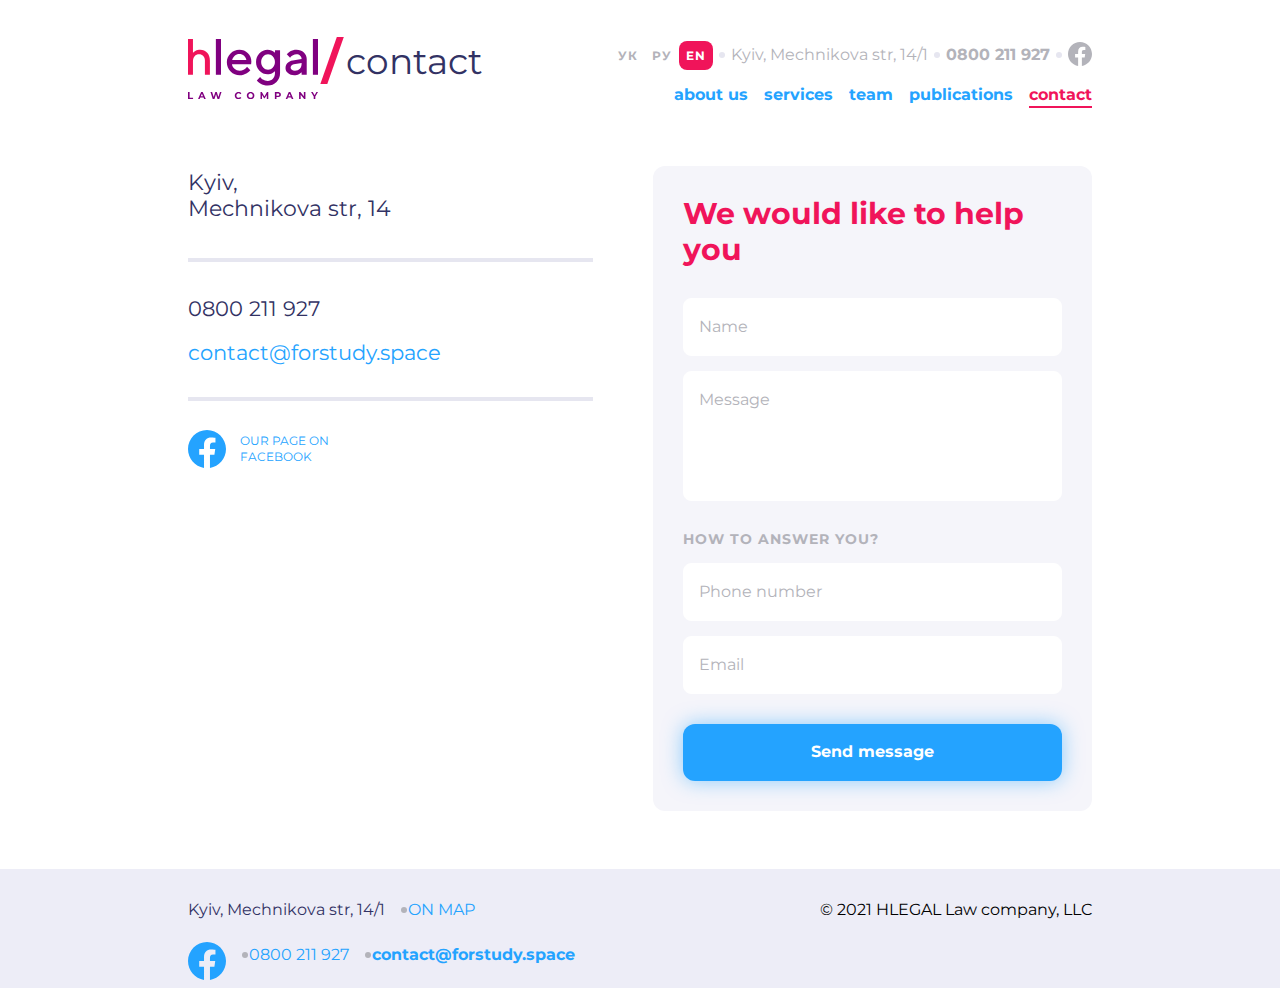
<file: pages/contacts.html>
<!DOCTYPE html>
<html lang="en">
<head>
    <meta charset="UTF-8">
    <meta name="viewport" content="width=device-width, user-scalable=1.0, initial-scale=1.0, minimum-scale=1.0">
    <meta http-equiv="X-UA-Compatible" content="ie=edge">
    <link  href="../styles/contact.css" rel="stylesheet">
    <title>Contact</title>
</head>
<body>
    <header>
        <div class="mobile-block1">
            <div class="mobile-block2">
                <div class="custom-li1"><button class="lang-btn1">УК</button></div>
                <div class="custom-li1"><button class="lang-btn1">РУ</button></div>
                <div class="custom-li1"><button class="lang-btn1 active">EN</button></div>
            </div>
            <div class="telnumber"><a href="tel:0800 211 927">0800 211 927</a></div>
        </div>
        <div class="container">
            <div class="mobile-burger">                
                    <a href="./index.html" class="logo">
                        <svg width="130" height="60">
                            <use xlink:href="../sprite.svg#logo-color"/>
                        </svg>
                    </a>
                <input class="checkbox" type="checkbox" name="" id="" />
                <div class="hamburger-lines">
                    <span class="line line1"></span>
                    <span class="line line2"></span>
                    <span class="line line3"></span>
                </div>
                <nav class="navbar">
                 <div class="navbar__white">
                    <button class="navbar__btn"><a href="../pages/aboutus.html">about us</a></button>
                    <button class="navbar__btn"><a href="../index.html">services</a></button>
                    <button class="navbar__btn">team</button>
                    <button class="navbar__btn active">publications</button>
                    <button class="navbar__btn"><a href="../pages/contacts.html">contact</a></button>
                 </div>
                </nav>
            </div>   
            <div class="header-content desktop">
                <div>
                <a href="./index.html" class="logo">
                    <svg width="130" height="60">
                        <use xlink:href="../sprite.svg#logo-color" />
                    </svg>
                </a>       
                </div>
                <div class="header-content__right">
                    <ul class="header-content__links">
                        <li class="custom-li"><button class="lang-btn">УК</button></li>
                        <li class="custom-li"><button class="lang-btn">РУ</button></li>
                        <li class="custom-li"><button class="lang-btn active">EN</button></li>
                        <li><a href="#">Kyiv, Mechnikova str, 14/1</a></li>
                        <li class="telnumber"><a href="tel:0800 211 927">0800 211 927</a></li>
                        <li> <a href="#" style="line-height: 1;"><svg width="24" height="24">
                            <use xlink:href="./sprite.svg#facebook" />
                        </svg></a></li>
                    </ul>
                    <nav>
                        <ul class="header-content__links bottoms">
                            <li class="custom-li"><a href="../pages/aboutus.html">about us</a></li>
                            <li class="custom-li"><a href="../index.html">services</a></li>
                            <li class="custom-li"><a href="#team">team</a></li>
                            <li class="custom-li"><a href="#publications">publications</a></li>
                            <li class="custom-li active"><a href="../pages/contacts.html">contact</a></li>
                        </ul>
                    </nav>
                </div>
            </div>
        </div>
    </header>
    
    <section>
        <div class="container">
            <div class="contact-block">

                <div class="lc">
                    <h3>Kyiv,</h3>
                    <h3>Mechnikova str, 14</h3>
                    <div class="lc__slash1"></div>
                    <div class="telnumber">
                        <a href="tel:+380800211927">0800 211 927</a>
                    </div>
                    <div class="mailaddres">
                        <a href="mailto:contact@forstudy.space">contact@forstudy.space</a>
                    </div>
                    <div class="lc__slash2"></div>
                    <div class="logo_our_page">     
                        <a href="#" style="line-height: 1;" class="facebook_our_page"><svg width="38" height="38">
                            <use xlink:href="../sprite.svg#facebook__footer__logo" />
                        </svg></a>                                     
                    </div>
                </div>

                <form class="contact-form" action="#">
                    <h1>We would like to help you</h1>
                    <input class="input" placeholder="Name" name="name" required type="text" maxlength="36" id="test">
                    <textarea class="input" placeholder="Message" name="message" maxlength="400"></textarea>
                    <h3 class="caps">How to answer you?</h3>
                    <input class="input" name="phone" placeholder="Phone number" type="tel" maxlength="16">
                    <input class="input" name="email" placeholder="Email" maxlength="60" type="email"
                        pattern="[a-z0-9._%+-]+@[a-z0-9.-]+\.[a-z]{2,4}$">
                    <button class="primary" type="submit" aria-label="Send request">Send message</button>                    
                </form>               
            </div>
            <div class="result"></div>

            <script>
                document.addEventListener("submit", formSubmit);
                
                function formSubmit(event) {
                  event.preventDefault()
                  console.log(event, 'event')
                  const name = event.target[0].value;
                  const message = event.target[1].value;
                  const phone = event.target[2].value;
                  const email = event.target[3].value;
                  const result = document.querySelector('.result')
                  result.innerHTML = Your name:${name},<br/> Your message:${message},  <br/> your phone:${phone}, <br/> your email : ${email}
                  result.style.display = 'block'
                }                
              </script>
        </div>
    </section>

    <footer class="footer">
        <div class="container">          
            <div class="footer__credits-inner">
                <div class="footer__credits-block">
                    <ul class="footer__credits--one">
                        <li><a class="addres" href="#">Kyiv, Mechnikova str, 14/1</a></li>
                        <li><a class="map" href="#">ON MAP</a></li>
                    </ul>
                    <ul class="footer__credits--one">
                        <li> <a href="#" style="line-height: 1;"><svg width="38" height="38">
                            <use xlink:href="../sprite.svg#facebook__footer__logo" />
                        </svg></a></li>
                        <li class="footert__telnumber"><a href="tel:0800 211 927">0800 211 927</a></li>
                        <li class="footert__emailaddress"><a href="mailto:contact@forstudy.space">contact@forstudy.space</a></li>
                    </ul>
                </div>
                <div class="footer__credits--one">
                    <p class="footer__credits-text">© 2021 HLEGAL Law company, LLC</p>
                </div>
            </div>
        </div>
    </footer>

</body>
</file>
<file: styles/contact.css>
@charset "UTF-8";
@import url("https://fonts.googleapis.com/css2?family=Montserrat:wght@100..900&display=swap");
* {
  margin: 0;
  padding: 0;
  box-sizing: border-box;
  color: inherit;
  font: inherit;
  outline: none;
  border: none;
  text-decoration: none;
}

html {
  scroll-behavior: smooth;
}

body {
  font-size: 16px;
  font-family: "Montserrat", sans-serif;
  line-height: 1.625;
  background: rgb(255, 255, 255);
}

.container {
  padding: 0 30px;
  margin: 0 auto;
}
@media (max-width: 433px) {
  .container {
    padding: 0 15px;
  }
}
.container.no-padding {
  padding: 0;
}

h1,
h2,
h3,
h4,
h5 {
  font-weight: 700;
  line-height: 1.2;
}

a {
  color: rgb(36, 163, 255);
  transition: all 0.3s;
}
a svg {
  transition: all 0.3s;
}
a:hover, a:hover svg {
  color: rgb(240, 20, 90);
}

.gradient-title {
  background: linear-gradient(rgb(240, 20, 90), rgb(239, 128, 128));
  -webkit-background-clip: text;
  -webkit-text-fill-color: transparent;
  -moz-background-clip: text;
  -moz-text-fill-color: transparent;
}

h1 {
  font-size: 38px;
}
@media (max-width: 433px) {
  h1 {
    font-size: 30px;
  }
}

h2 {
  font-size: 38px;
}
@media (max-width: 433px) {
  h2 {
    font-size: 20px;
  }
}

h3 {
  font-size: 22px;
}
h3.caps {
  font-size: 14px;
  letter-spacing: 1px;
  text-transform: uppercase;
}

h4 {
  font-size: 16px;
}

textarea {
  resize: none;
  height: 130px;
}

input,
textarea {
  display: flex;
  padding: 15px;
  width: 100%;
  font-weight: 400;
  background: rgb(255, 255, 255);
  border-radius: 8px;
  border: 1px solid rgb(255, 255, 255);
  transition: all 0.3s ease;
}
input::-moz-placeholder, textarea::-moz-placeholder {
  color: rgb(179, 179, 186);
  font-weight: 400;
}
input::placeholder,
textarea::placeholder {
  color: rgb(179, 179, 186);
  font-weight: 400;
}
input:focus,
textarea:focus {
  border: 1px solid rgb(36, 163, 255);
}
input:disabled,
textarea:disabled {
  background: rgb(237, 237, 247);
  color: rgb(179, 179, 186);
  border: 1px solid rgb(237, 237, 247);
}

.lang-btn {
  cursor: pointer;
  font-size: 12px;
  font-weight: 700;
  padding: 5px 7px;
  background: transparent;
  color: rgb(255, 255, 255);
  border-radius: 8px;
  letter-spacing: 1px;
  text-transform: uppercase;
  transition: all 0.3s;
}
.lang-btn.active {
  background: rgb(240, 20, 90);
  color: rgb(255, 255, 255);
}
.lang-btn:hover:not(.active) {
  background: rgba(237, 237, 247, 0.2);
}

button:not(.lang-btn) {
  padding: 18px 30px;
  border-radius: 12px;
  font-weight: 700;
  cursor: pointer;
  transition: all 0.3s ease;
  line-height: 1.3;
}
button:not(.lang-btn).primary {
  color: rgb(255, 255, 255);
  background: rgb(36, 163, 255);
  box-shadow: 0 0 20px rgba(36, 163, 255, 0.5);
}
button:not(.lang-btn).primary:hover {
  background: rgb(0, 133, 255);
}
button:not(.lang-btn).primary:active, button:not(.lang-btn).primary:focus {
  background: rgb(0, 108, 207);
}

@media screen and (min-width: 768px) {
  h1 {
    font-size: 38px;
  }
  h2 {
    font-size: 30px;
  }
  /*
    .container {
      max-width: calc(648px + 60px); для того что лого хедера было ближе к краю
    }*/
}
@media screen and (min-width: 1024px) {
  .container {
    max-width: 964px;
  }
}
@media screen and (min-width: 1400px) {
  .container {
    max-width: 1380px;
  }
}
@media screen and (min-width: 1800px) {
  .container {
    max-width: 1660px;
  }
}
@media (min-width: 1025px) {
  .desktop {
    display: flex;
  }
  .mobile-burger {
    display: none;
  }
  .mobile-block1 {
    display: none;
  }
}
@media (max-width: 1024px) {
  .desktop {
    display: none;
  }
  .mobile-burger {
    display: block;
    padding: 18px 0 24px;
  }
}
@media (max-width: 1024px) and (max-width: 433px) {
  .mobile-burger {
    padding: 0px 0 0px;
  }
}
@media (max-width: 1024px) {
  .mobile-burger .checkbox {
    position: absolute;
    display: block;
    height: 32px;
    width: 32px;
    top: 75px;
    right: 20px;
    z-index: 5;
    opacity: 0;
    cursor: pointer;
  }
}
@media (max-width: 1024px) and (max-width: 433px) {
  .mobile-burger .checkbox {
    top: 63px;
  }
}
@media (max-width: 1024px) {
  .mobile-burger .hamburger-lines {
    display: block;
    height: 26px;
    width: 32px;
    position: absolute;
    top: 75px;
    right: 20px;
    z-index: 2;
    display: flex;
    flex-direction: column;
    justify-content: space-between;
  }
}
@media (max-width: 1024px) and (max-width: 433px) {
  .mobile-burger .hamburger-lines {
    height: 18px;
    width: 21px;
    top: 66px;
    right: 22px;
  }
}
@media (max-width: 1024px) {
  .mobile-burger .hamburger-lines .line {
    display: block;
    height: 4px;
    width: 100%;
    border-radius: 10px;
    background: #0e2431;
  }
  .mobile-burger .hamburger-lines .line1 {
    transform-origin: 0% 0%;
    transition: transform 0.4s ease-in-out;
  }
  .mobile-burger .hamburger-lines .line2 {
    transition: transform 0.2s ease-in-out;
  }
  .mobile-burger .hamburger-lines .line3 {
    transform-origin: 0% 100%;
    transition: transform 0.4s ease-in-out;
  }
  .navbar {
    position: absolute;
    left: 0;
    top: 0;
    padding: 120px 8px 0 8px;
    background: rgb(50, 50, 100);
    color: #fff;
    height: 100vh;
    width: 100%;
    transform: translate(-150%);
    display: flex;
    flex-direction: column;
    justify-content: flex-end;
    transition: transform 0.5s ease-in-out;
    text-align: center;
    gap: 32px;
    font-size: 28px;
  }
  .navbar__white {
    max-width: 100%;
    padding: 64px 12px 12px;
    background: rgb(255, 255, 255);
    gap: 15px;
    display: flex;
    justify-content: flex-end;
    flex-direction: column;
    border-top-left-radius: 12px;
    border-top-right-radius: 12px;
  }
  .navbar__btn {
    max-width: 100%;
    height: auto;
    cursor: pointer;
    font-size: 24px;
    font-weight: 700;
    padding: 7px 112px;
    background: rgb(237, 237, 247);
    color: rgb(0, 108, 207);
    border-radius: 12px;
    letter-spacing: 1px;
    transition: all 0.3s;
  }
  .navbar__btn.active {
    color: rgb(240, 20, 90);
  }
  .navbar__btn:hover:not(.active) {
    background: rgba(237, 237, 247, 0.2);
    color: rgb(0, 108, 207);
  }
  .mobile-burger input[type=checkbox]:checked ~ .navbar {
    transform: translateX(0);
  }
  .mobile-burger input[type=checkbox]:checked ~ .hamburger-lines .line {
    background: red;
  }
  .mobile-burger input[type=checkbox]:checked ~ .hamburger-lines .line1 {
    transform: rotate(45deg);
  }
  .mobile-burger input[type=checkbox]:checked ~ .hamburger-lines .line2 {
    transform: scaleY(0);
  }
  .mobile-burger input[type=checkbox]:checked ~ .hamburger-lines .line3 {
    transform: rotate(-45deg);
  }
  .mobile-block1 {
    background: rgb(237, 237, 247);
    max-width: 100%;
    min-height: 45px;
    padding: 10px 15px;
    display: flex;
    justify-content: space-between;
  }
  .mobile-block1 .mobile-block2 {
    display: flex;
  }
  .mobile-block1 .mobile-block2 .lang-btn1 {
    cursor: pointer;
    font-size: 12px;
    font-weight: 700;
    padding: 5px 7px;
    background: transparent;
    color: rgb(179, 179, 186);
    border-radius: 8px;
    letter-spacing: 1px;
    text-transform: uppercase;
    transition: all 0.3s;
  }
  .mobile-block1 .mobile-block2 .lang-btn1.active {
    background: rgb(240, 20, 90);
    color: rgb(255, 255, 255);
  }
  .mobile-block1 .mobile-block2 .lang-btn1:hover:not(.active) {
    background: rgba(237, 237, 247, 0.2);
  }
  .mobile-block1 a {
    color: rgb(179, 179, 186);
    font-weight: 700;
    transition: all 0.3s;
  }
  .mobile-block1 a svg {
    transition: all 0.3s;
  }
  .mobile-block1 a:hover, .mobile-block1 a:hover svg {
    color: rgb(240, 20, 90);
  }
  .logo_mobile {
    max-width: 55%;
    height: auto;
  }
  .flex {
    flex-wrap: wrap;
    gap: 75px;
  }
  .intro__title {
    margin: 0 auto 27px;
  }
  .team__photo {
    margin-top: 0px;
  }
  .comment__title {
    margin: 32px auto;
  }
  .rc {
    padding: 0;
  }
  .section_slider {
    padding-top: 0px;
  }
  .footer__credits-inner {
    max-width: 100%;
    display: flex;
    flex-direction: column;
    text-align: center;
    gap: 30px;
  }
  .footer__credits-block {
    display: flex;
    flex-direction: column;
    text-align: center;
    gap: 21px;
  }
  .footer__credits--one {
    display: flex;
    flex-direction: column;
    text-align: center;
    gap: 10px;
  }
  .footer__credits--two {
    display: flex;
    flex-direction: column;
    text-align: center;
  }
  .footer li:not(:first-of-type):not(.custom-li)::before {
    width: 0px;
    height: 0px;
  }
}
header {
  background: transparent;
  width: 100%;
}
header .logo {
  display: flex;
  align-items: center;
  justify-content: center;
  position: relative;
  gap: 4px;
  order: 0;
}
header .logo::after {
  content: "/";
  font-weight: bold;
  font-size: 50px;
  color: rgb(240, 20, 90);
  order: 1;
  position: relative;
  top: -8px;
}
header .logo::before {
  content: "contact";
  font-size: 36px;
  color: rgb(50, 50, 100);
  order: 2;
  line-height: 80px;
  position: relative;
  top: -8px;
}
@media (max-width: 1024px) {
  header .logo {
    justify-content: flex-start;
  }
  header .logo::after {
    font-size: 40px;
  }
  header .logo::before {
    font-size: 30px;
  }
  header .logo svg {
    max-width: 130px;
  }
}
@media (max-width: 435px) {
  header .logo {
    justify-content: flex-start;
  }
  header .logo::after {
    font-size: 40px;
  }
  header .logo::before {
    font-size: 20px;
  }
  header .logo svg {
    max-width: 70px;
  }
}
header .header-content {
  height: 116px;
  justify-content: space-between;
  align-items: flex-end;
  padding-bottom: 6px;
}
header .header-content__right {
  display: flex;
  flex-direction: column;
  gap: 14px;
}
header .header-content__links {
  list-style: none;
  display: flex;
  align-items: center;
  justify-content: flex-end;
  list-style-position: inside;
}
header .header-content__links.bottoms {
  gap: 16px;
}
header .header-content__links.bottoms li {
  font-weight: 700;
  position: relative;
  top: -2px;
  text-transform: lowercase;
}
header .header-content__links.bottoms li a {
  color: rgb(36, 163, 255);
}
header .header-content__links.bottoms li:after {
  content: "";
  position: absolute;
  display: block;
  bottom: 0;
  left: 0;
  width: 0;
  height: 2px;
  background: rgb(240, 20, 90);
  transition: all 0.3s;
}
header .header-content__links.bottoms li.active a, header .header-content__links.bottoms li:hover a {
  color: rgb(240, 20, 90);
}
header .header-content__links.bottoms li.active:after, header .header-content__links.bottoms li:hover:after {
  width: 100%;
}
header .header-content__links li {
  list-style: none;
  display: flex;
  align-items: center;
}
header .header-content__links li a {
  color: rgb(179, 179, 186);
}
header .header-content__links li a[href^=tel] {
  font-weight: 700;
}
header .header-content__links li button {
  color: rgb(179, 179, 186);
}
header .header-content__links li:not(.custom-li)::before {
  content: "";
  display: inline-flex;
  border-radius: 50%;
  background: rgb(230, 230, 240);
  width: 6px;
  height: 6px;
  margin: 0 6px;
  vertical-align: middle;
}

.contact-block {
  justify-content: center;
  margin-top: 50px;
  gap: 60px;
  display: flex;
}
.contact-block .lc {
  width: 100%;
  max-width: 510px;
  margin: 4px 0 0 0;
  color: rgb(50, 50, 100);
  font-weight: 400;
}
.contact-block .lc h3 {
  color: rgb(50, 50, 100);
  font-weight: 400;
}
.contact-block .lc__slash1 {
  border-bottom: 4px solid rgb(230, 230, 240);
  max-width: 100%;
  margin-top: 35px;
}
.contact-block .lc__slash2 {
  border-bottom: 4px solid rgb(230, 230, 240);
  max-width: 100%;
  margin-top: 27px;
}
.contact-block .lc a {
  color: rgb(50, 50, 100);
  font-weight: 400;
  font-size: 21px;
}
.contact-block .lc a[href^=mailto] {
  color: rgb(36, 163, 255);
}
.contact-block .lc .telnumber {
  padding-top: 30px;
  padding-bottom: 10px;
}
.contact-block .lc .logo_our_page {
  padding-top: 29px;
}

.facebook_our_page {
  display: flex;
  position: relative;
  align-items: center;
  gap: 4px;
  order: 0;
  z-index: -1;
}
.facebook_our_page::after {
  content: "OUR PAGE ON FACEBOOK";
  font-size: 12px;
  color: rgb(36, 163, 255);
  width: 105px;
  margin-left: 10px;
  font-weight: 700px;
  line-height: 16px;
  z-index: -1;
}

.contact-form {
  max-width: 510px;
  width: 100%;
  background: rgb(245, 245, 250);
  border-radius: 12px;
  padding: 30px;
  display: flex;
  flex-direction: column;
  gap: 15px;
}
.contact-form h1 {
  font-size: 30px;
  margin-bottom: 15px;
  color: rgb(240, 20, 90);
}
.contact-form .caps {
  color: rgb(179, 179, 186);
  margin-top: 15px;
}
.contact-form button {
  margin-top: 15px;
  width: 100%;
}

.result {
  display: none;
}

.footer {
  margin-top: 58px;
  padding-top: 28px;
  background: rgb(237, 237, 247);
  width: 100%;
}
.footer__credits-inner {
  display: flex;
  flex-wrap: wrap;
  justify-content: space-between;
}
.footer__credits-block {
  display: flex;
  flex-direction: column;
  gap: 19px;
}
.footer__credits--one {
  display: flex;
  gap: 15px;
  list-style: none;
}
.footer .addres {
  color: rgb(50, 50, 100);
}
.footer .footert__telnumber {
  color: rgb(70, 70, 110);
  font-weight: 400;
}
.footer .footert__emailaddress {
  font-weight: 700;
}
.footer li:not(:first-of-type):not(.custom-li)::before {
  content: "";
  display: inline-flex;
  border-radius: 50%;
  background: rgb(179, 179, 186);
  width: 6px;
  height: 6px;
  margin: 0 1px;
  vertical-align: middle;
}

@media screen and (max-width: 768px) {
  .contact-block {
    flex-wrap: wrap;
    justify-content: center;
  }
  .contact-form {
    max-width: 100%;
  }
  .lc {
    max-width: 100%;
  }
}
@media (max-width: 1024px) {
  .footer__credits-inner {
    max-width: 100%;
    display: flex;
    flex-direction: column;
    text-align: center;
    gap: 30px;
  }
  .footer__credits-block {
    display: flex;
    flex-direction: column;
    text-align: center;
    gap: 21px;
  }
  .footer__credits--one {
    display: flex;
    flex-direction: column;
    text-align: center;
    gap: 10px;
  }
  .footer li:not(:first-of-type):not(.custom-li)::before {
    width: 0px;
    height: 0px;
  }
}/*# sourceMappingURL=contact.css.map */
</file>
